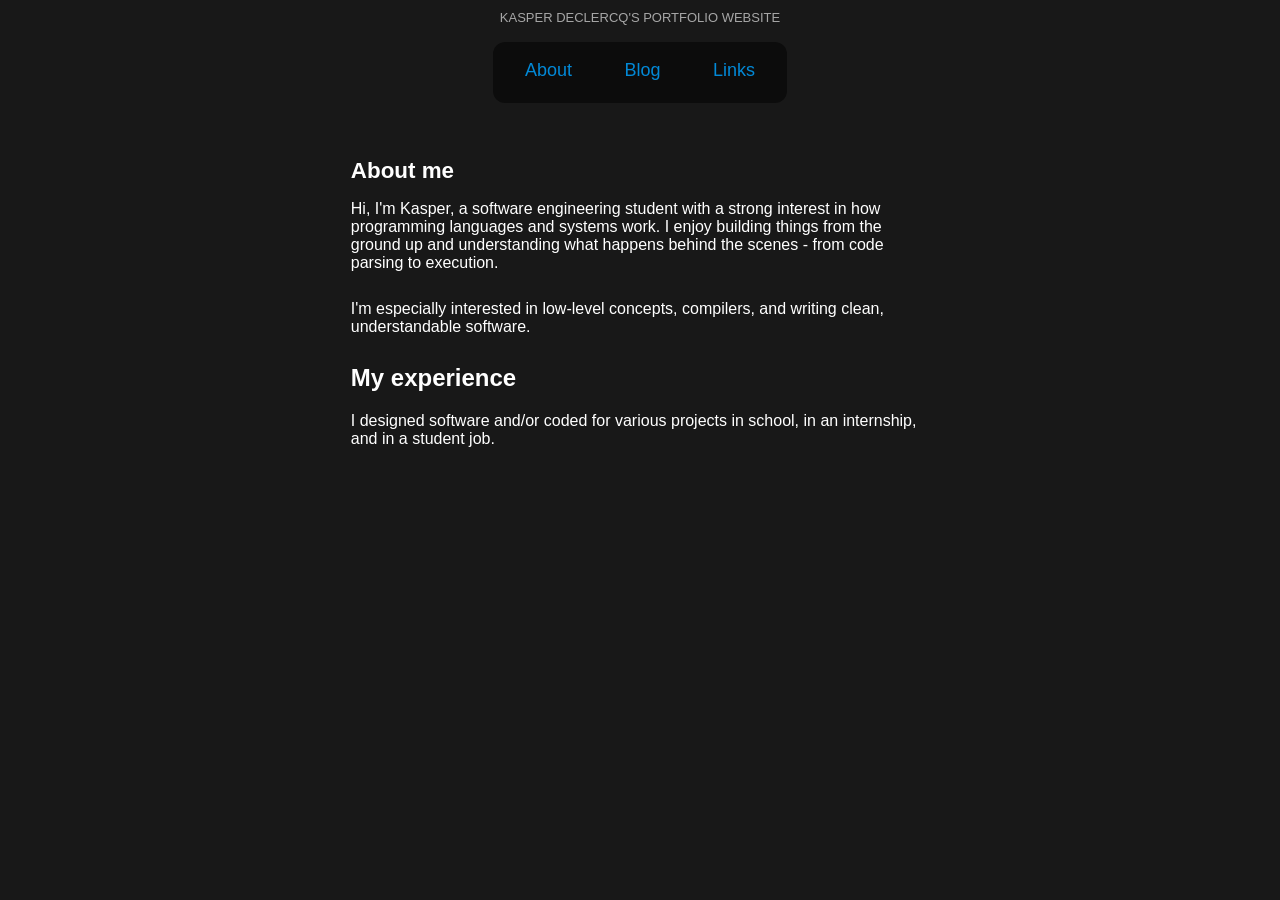
<file: index.html>
<!DOCTYPE html>
<html lang="en">
<head>
	<meta charset="UTF-8">
	<meta name="viewport" content="width=device-width, initial-scale=1.0">
	<link rel="stylesheet" href="assets/style/style.css">
	<title>About | Kasper Declercq</title>
</head>
<body>
	<header>
		<div class="site-title">
			<a href="/">Kasper Declercq's portfolio website</a>
		</div>
		<nav>
			<ul role="menubar">
				<li><a role="menuitem" href="index.html" aria-current="page">About</a></li>
				<li><a role="menuitem" href="blog.html">Blog</a></li>
				<li><a role="menuitem" href="links.html">Links</a></li>
			</ul>
		</nav>
	</header>
	<main class="container">
		<h1 class="page-title">About me</h1>
		<p>
			Hi, I'm Kasper, a software engineering student with a strong interest in how programming languages and systems work.
			I enjoy building things from the ground up and understanding what happens behind the scenes - from code parsing to execution.
		</p>
		<p>
			I'm especially interested in low-level concepts, compilers, and writing clean, understandable software.
		</p>

		<h2>My experience</h2>
		<p>
			I designed software and/or coded for various projects in school, in an internship, and in a student job.
		</p>
	</main>
</body>
</html>
</file>
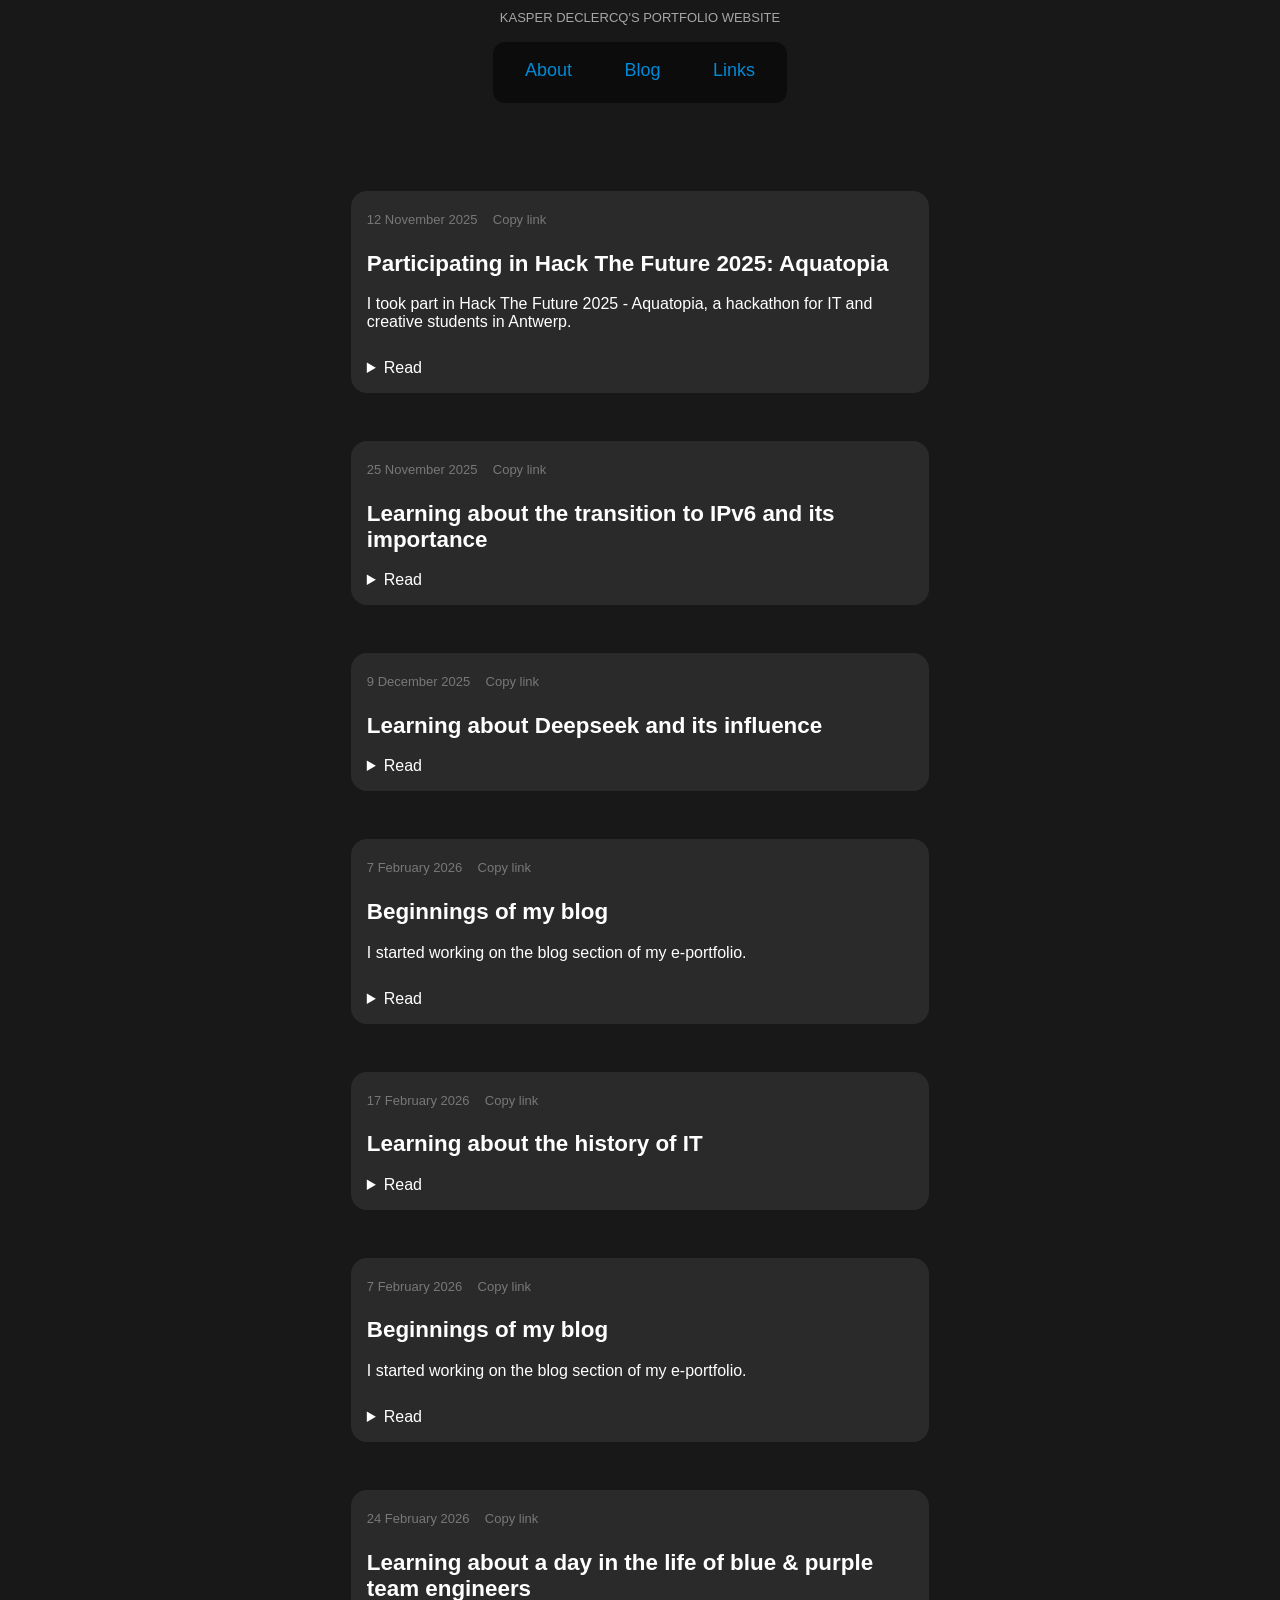
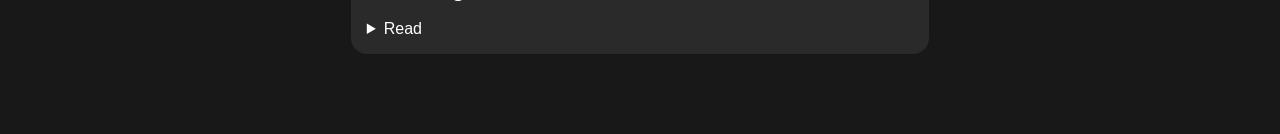
<file: blog.html>
<!DOCTYPE html>
<html lang="en">
<head>
	<meta charset="UTF-8">
	<meta name="viewport" content="width=device-width, initial-scale=1.0">
	<link rel="stylesheet" href="assets/style/style.css">
	<title>Blog | Kasper Declercq</title>
	<script type="module" src="assets/scripts/share-link.js"></script>
</head>
<body>
	<header>
		<div class="site-title">
			<a href="/">Kasper Declercq's portfolio website</a>
		</div>
		<nav>
			<ul role="menubar">
				<li><a role="menuitem" href="index.html">About</a></li>
				<li><a role="menuitem" href="blog.html" aria-current="page">Blog</a></li>
				<li><a role="menuitem" href="links.html">Links</a></li>
			</ul>
		</nav>
	</header>
	<main class="container">
		<article id="2025-11-12-hackathon">
			<time datetime="2025-11-12">12 November 2025</time><button class="share-link" data-target="2025-11-12-hackathon">Copy link</button>
			<h2>
				Participating in Hack The Future 2025: Aquatopia
			</h2>
			<p>
				I took part in Hack The Future 2025 - Aquatopia, a hackathon for IT and creative students in Antwerp.
			</p>
			<details>
				<summary>Read</summary>
				<p>
					My team took on the challenge “Lost in the Deep: Code expedition to Atlantis”.
					Our team is the crew of a submarine that received a distress call from Atlantis.
				</p>
				<p>
					It consisted some interesting and fun smaller challenges, from decrypting a cipher
					sent via an API to calculating the internal pressure after a submarine broke apart.
				</p>
				<img alt="Aquatopia banner" src="assets/images/blog/2025-11-12-a.png">
				<img alt="view inside Antwerp central train station after arrival" src="assets/images/blog/2025-11-12-b.jpg">
				<img alt="me and my teammate on the event" src="assets/images/blog/2025-11-12-c.jpg">
			</details>
		</article>
		<article id="2025-11-25-ipv6-transition">
			<time datetime="2025-11-25">25 November 2025</time><button class="share-link" data-target="2025-11-25-ipv6-transition">Copy link</button>
			<h2>
				Learning about the transition to IPv6 and its importance
			</h2>
			<details>
				<summary>Read</summary>
				<p>
					I went to a “Tech&Meet” lecture at Howest university about transitioning to IPv6 by Nico Declerck.
				</p>
				<p>
					We learned about the importance of transitioning to IPv6, some history of IPv4 and IPv6, and how it can be achieved.
				</p>
				<img alt="projection screen with slide in lecture hall with text “the end”" src="assets/images/blog/2025-11-25.png">
			</details>
		</article>
		<article id="2025-12-09-deepseek">
			<time datetime="2025-12-09">9 December 2025</time><button class="share-link" data-target="2025-12-09-deepseek">Copy link</button>
			<h2>
				Learning about Deepseek and its influence
			</h2>
			<details>
				<summary>Read</summary>
				<p>
					I went to a “Tech&Meet” lecture at Howest about Deepseek and its impact by Dimitri Casier.
				</p>
				<p>
					We learned about how Deepseek is very innovative with its focus on doing more with less power, open source versus closed source LLMs, and the story of AI in world politics.
				</p>
				<img alt="Deepseek logo" src="assets/images/blog/2025-12-09.png">
			</details>
		</article>
		<article id="2026-02-07-blog">
			<time datetime="2026-02-07">7 February 2026</time><button class="share-link" data-target="2026-02-07-blog">Copy link</button>
			<h2>
				Beginnings of my blog
			</h2>
			<p>
				I started working on the blog section of my e-portfolio.
			</p>

			<details>
				<summary>Read</summary>
				<p>
					I thought carefully about how I wanted to design this blog.
					I came up with a few simple principles for the design:
				</p>
				<ul>
					<li>
						<em>Keep it simple</em> - posts are written and edited in HTML.
						Since this blog will only be updated a few times per month, an additional abstraction felt unnecessary.
					</li>
					<li>
						<em>Keep it clear</em> - posts are easy to scan and expand using
						<code>&lt;details&gt;</code>. For longer articles, a separate page can be used.
					</li>
					<li>
						<em>Make posts easy to share</em> - each post has a “Copy link” button
						that points directly to the post.
					</li>
				</ul>
			</details>
		</article>
		<article id="2026-02-17-IT-history">
			<time datetime="2026-02-17">17 February 2026</time><button class="share-link" data-target="2026-02-17-IT-history">Copy link</button>
			<h2>
				Learning about the history of IT
			</h2>

			<details>
				<summary>Read</summary>
				<p>
					I went to another “Tech&Meet” lecture at Howest about the history of how information is processed - from abstract thinking to logic, machines, and programming by Luc Vervoort and Wim Delvaux.
				</p>
				<p>
					We also learned about several key moments in computing history that took place - from the first calculator, the first programmable computer, to the internet, and machine learning. It was an interesting talk!
				</p>
				<img alt="slide about thinking and programming" src="assets/images/blog/2026-02-17.jpg">
			</details>
		</article>
		<article id="2026-02-07-blog">
			<time datetime="2026-02-07">7 February 2026</time><button class="share-link" data-target="2026-02-07-blog">Copy link</button>
			<h2>
				Beginnings of my blog
			</h2>
			<p>
				I started working on the blog section of my e-portfolio.
			</p>

			<details>
				<summary>Read</summary>
				<p>
					I thought carefully about how I wanted to design this blog.
					I came up with a few simple principles for the design:
				</p>
				<ul>
					<li>
						<em>Keep it simple</em> - posts are written and edited in HTML.
						Since this blog will only be updated a few times per month, an additional abstraction felt unnecessary.
					</li>
					<li>
						<em>Keep it clear</em> - posts are easy to scan and expand using
						<code>&lt;details&gt;</code>. For longer articles, a separate page can be used.
					</li>
					<li>
						<em>Make posts easy to share</em> - each post has a “Copy link” button
						that points directly to the post.
					</li>
				</ul>
			</details>
		</article>
		<article id="2026-02-24-day-in-cyber-security">
			<time datetime="2026-02-24">24 February 2026</time><button class="share-link" data-target="2026-02-24-day-in-cyber-security">Copy link</button>
			<h2>
				Learning about a day in the life of blue & purple team engineers
			</h2>

			<details>
				<summary>Read</summary>
				<p>
					I recently attended another “Tech&Meet” lecture at Howest on what it’s like to work as a blue and purple team engineer in cyber security. Two professionals from Easi - one from the blue team and one from the purple team - provided insight into their daily work and schedules.
				</p>
				<p>
					Although I study software engineering and aspire to a career in that field, I found it fascinating to learn more about their approach to detecting, responding to and neutralising cyber threats. They also gave us a glimpse into some of the tools they use.
				</p>
				<img alt="Q&A end slide" src="assets/images/blog/2026-02-24-a.jpg">
				<img alt="Easi logo" src="assets/images/blog/2026-02-24-b.png">
			</details>
		</article>
	</main>
</body>
</html>
</file>
<file: assets/style/style.css>
body
{
	background-color: #181818;
	color: white;
	font-family: 'Segoe UI', Tahoma, Geneva, Verdana, sans-serif;
}

.site-title a
{
	text-transform: uppercase;
	font-size: small;
	color: #ffffff9d;
}

nav ul
{
	background-color: #00000083;
	display: inline-block;
	width: fit-content;
	padding: 0.125rem 0.5rem 0.125rem 0.5rem;
	border-radius: 0.75rem;
}

nav a
{
	color: #00a2ffd5;
}

nav a:hover
{
	color: #00a2ff;
}

nav a[aria-current="page"]
{
	font-weight: 500;
}

header
{
	text-align: center;
}

nav li
{
	display: inline-block;
	padding: 0 0.5rem 0.25rem 0.5rem;
	font-size: large;
}

.container
{
	max-width: 65ch;
	padding: 1.5rem;
	margin: 0 auto;
}

.container img
{
	height: 25ch;
}


p {
  margin-bottom: 1.75rem;
}

h1, article h2
{
	font-weight: 600;
	font-size: 1.4rem;
}

a
{
	color: inherit;
	text-decoration: none;
}

li
{
	margin: 1rem;
}

article
{
	margin: 3rem 0;
	background-color: #ffffff14;
	padding: 1rem;
	border-radius: 1rem;
}

time
{
	font-size: small;
	color: #ffffff5d;
}

time:hover
{
	color: #ffffffa1;
}

.share-link
{
	margin: 0 0.4rem;
	background: none;
	border: 1px solid transparent;
	border-radius: 0.5rem;
	color: #ffffff5d;
	font: inherit;
	font-size: small;
	padding: 0.25rem 0.5rem;
	cursor: pointer;
}

.share-link:hover
{
	color: #ffffffa1;
	border-color: #ffffff5d;
}

.decorate-links a
{
	text-decoration: underline;
}
</file>
